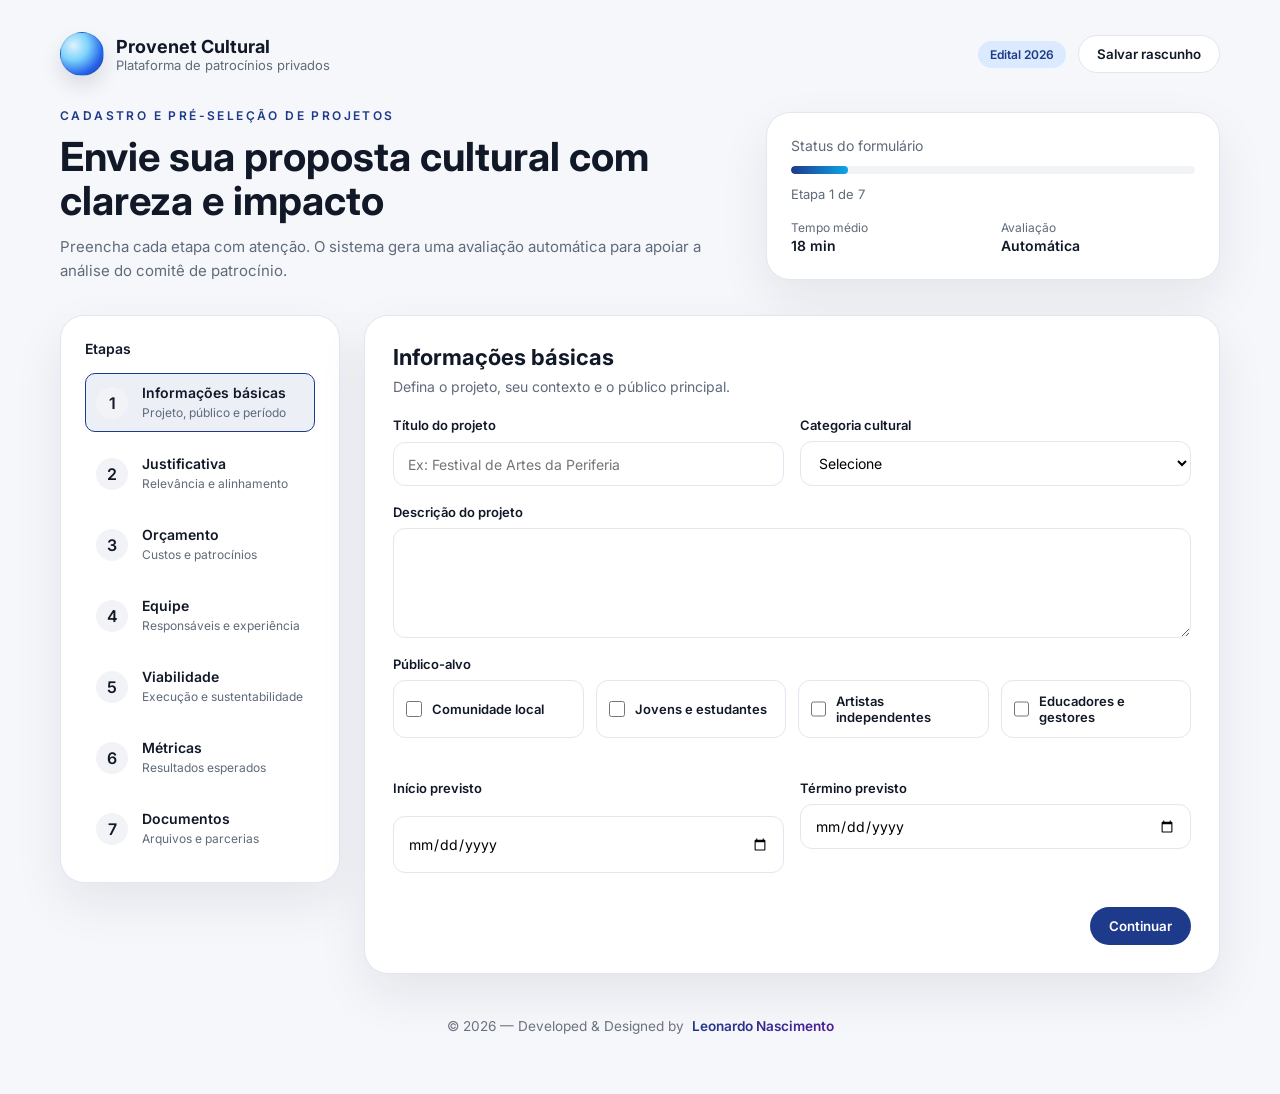
<file: index.html>
<!DOCTYPE html>
<html lang="pt-BR">
    <head>
        <meta charset="UTF-8" />
        <meta name="viewport" content="width=device-width, initial-scale=1.0" />
        <title>Plataforma de Projetos Culturais | Provenet</title>
        <link
            rel="icon"
            href="data:image/svg+xml,%3Csvg%20xmlns%3D%22http://www.w3.org/2000/svg%22%20viewBox%3D%220%200%2064%2064%22%3E%3Cdefs%3E%3ClinearGradient%20id%3D%22g%22%20x1%3D%220%22%20y1%3D%220%22%20x2%3D%221%22%20y2%3D%221%22%3E%3Cstop%20offset%3D%220%25%22%20stop-color%3D%22%231e3a8a%22/%3E%3Cstop%20offset%3D%22100%25%22%20stop-color%3D%22%230ea5e9%22/%3E%3C/linearGradient%3E%3C/defs%3E%3Ccircle%20cx%3D%2232%22%20cy%3D%2232%22%20r%3D%2230%22%20fill%3D%22url(%23g)%22/%3E%3C/svg%3E"
        />
        <link rel="stylesheet" href="style.css?v=20260213" />
        <link rel="preconnect" href="https://fonts.googleapis.com" />
        <link rel="preconnect" href="https://fonts.gstatic.com" crossorigin />
        <link
            href="https://fonts.googleapis.com/css2?family=Inter:wght@300;400;500;600;700&display=swap"
            rel="stylesheet"
        />
    </head>
    <body>
        <div class="app">
            <header class="app-header">
                <div class="brand">
                    <span class="brand-mark" id="brandMark"></span>
                    <img class="brand-logo is-hidden" id="brandLogo" alt="" />
                    <div>
                        <p class="brand-title" id="brandTitle">Provenet Cultural</p>
                        <p class="brand-subtitle" id="brandSubtitle">Plataforma de patrocínios privados</p>
                    </div>
                </div>
                <div class="header-actions">
                    <span class="status-pill" id="statusPill">Edital 2026</span>
                    <button class="ghost-button" type="button" id="saveDraft">
                        Salvar rascunho
                    </button>
                </div>
            </header>

            <main class="app-main">
                <section class="hero">
                    <div>
                        <p class="hero-eyebrow" id="heroEyebrow">Cadastro e pré-seleção de projetos</p>
                        <h1 id="heroTitle">Envie sua proposta cultural com clareza e impacto</h1>
                        <p class="hero-text" id="heroText">
                            Preencha cada etapa com atenção. O sistema gera uma avaliação automática
                            para apoiar a análise do comitê de patrocínio.
                        </p>
                    </div>
                    <div class="hero-card">
                        <p class="hero-card-title">Status do formulário</p>
                        <div class="progress">
                            <div class="progress-bar" id="progressBar"></div>
                        </div>
                        <p class="progress-label" id="progressLabel">Etapa 1 de 7</p>
                        <div class="hero-meta">
                            <div>
                                <span class="meta-title">Tempo médio</span>
                                <span class="meta-value">18 min</span>
                            </div>
                            <div>
                                <span class="meta-title">Avaliação</span>
                                <span class="meta-value">Automática</span>
                            </div>
                        </div>
                    </div>
                </section>

                <section class="form-shell">
                    <aside class="stepper">
                        <p class="stepper-title">Etapas</p>
                        <ol class="stepper-list">
                            <li class="step-item is-active" data-step="1">
                                <span>1</span>
                                <div>
                                    <p>Informações básicas</p>
                                    <span>Projeto, público e período</span>
                                </div>
                            </li>
                            <li class="step-item" data-step="2">
                                <span>2</span>
                                <div>
                                    <p>Justificativa</p>
                                    <span>Relevância e alinhamento</span>
                                </div>
                            </li>
                            <li class="step-item" data-step="3">
                                <span>3</span>
                                <div>
                                    <p>Orçamento</p>
                                    <span>Custos e patrocínios</span>
                                </div>
                            </li>
                            <li class="step-item" data-step="4">
                                <span>4</span>
                                <div>
                                    <p>Equipe</p>
                                    <span>Responsáveis e experiência</span>
                                </div>
                            </li>
                            <li class="step-item" data-step="5">
                                <span>5</span>
                                <div>
                                    <p>Viabilidade</p>
                                    <span>Execução e sustentabilidade</span>
                                </div>
                            </li>
                            <li class="step-item" data-step="6">
                                <span>6</span>
                                <div>
                                    <p>Métricas</p>
                                    <span>Resultados esperados</span>
                                </div>
                            </li>
                            <li class="step-item" data-step="7">
                                <span>7</span>
                                <div>
                                    <p>Documentos</p>
                                    <span>Arquivos e parcerias</span>
                                </div>
                            </li>
                        </ol>
                    </aside>

                    <section class="form-card">
                        <form id="projectForm" novalidate>
                            <div class="form-alert" id="formAlert" role="status"></div>

                            <section class="form-step is-active" data-step="1">
                                <div class="step-header">
                                    <h2>Informações básicas</h2>
                                    <p>Defina o projeto, seu contexto e o público principal.</p>
                                </div>
                                <div class="field-grid">
                                    <div class="field">
                                        <label for="titulo">Título do projeto</label>
                                        <input
                                            type="text"
                                            id="titulo"
                                            name="titulo"
                                            placeholder="Ex: Festival de Artes da Periferia"
                                            minlength="4"
                                            required
                                        />
                                    </div>
                                    <div class="field">
                                        <label for="categoria">Categoria cultural</label>
                                        <select id="categoria" name="categoria" required>
                                            <option value="" selected disabled>Selecione</option>
                                            <option value="musica">Música</option>
                                            <option value="danca">Dança</option>
                                            <option value="teatro">Teatro</option>
                                            <option value="literatura">Literatura</option>
                                            <option value="artes-visuais">Artes Visuais</option>
                                            <option value="audiovisual">Audiovisual</option>
                                            <option value="patrimonio">Patrimônio e Memória</option>
                                        </select>
                                    </div>
                                </div>
                                <div class="field">
                                    <label for="descricao">Descrição do projeto</label>
                                    <textarea
                                        id="descricao"
                                        name="descricao"
                                        rows="4"
                                        minlength="30"
                                        required
                                    ></textarea>
                                </div>
                                <div class="field">
                                    <span class="field-label">Público-alvo</span>
                                    <div class="checkbox-grid" data-required-group="audience">
                                        <label class="checkbox-card">
                                            <input type="checkbox" name="publicoAlvo" value="Comunidade local" />
                                            Comunidade local
                                        </label>
                                        <label class="checkbox-card">
                                            <input type="checkbox" name="publicoAlvo" value="Jovens e estudantes" />
                                            Jovens e estudantes
                                        </label>
                                        <label class="checkbox-card">
                                            <input type="checkbox" name="publicoAlvo" value="Artistas independentes" />
                                            Artistas independentes
                                        </label>
                                        <label class="checkbox-card">
                                            <input type="checkbox" name="publicoAlvo" value="Educadores e gestores" />
                                            Educadores e gestores
                                        </label>
                                    </div>
                                    <p class="field-error" data-error-for="audience"></p>
                                </div>
                                <div class="field-grid">
                                    <div class="field">
                                        <label for="dataInicio">Início previsto</label>
                                        <input type="date" id="dataInicio" name="dataInicio" required />
                                    </div>
                                    <div class="field">
                                        <label for="dataFim">Término previsto</label>
                                        <input type="date" id="dataFim" name="dataFim" required />
                                        <p class="field-error" id="dateError"></p>
                                    </div>
                                </div>
                            </section>

                            <section class="form-step" data-step="2">
                                <div class="step-header">
                                    <h2>Justificativa e relevância</h2>
                                    <p>Explique por que o projeto é necessário e alinhado ao patrocinador.</p>
                                </div>
                                <div class="field">
                                    <label for="justificativa">Justificativa do projeto</label>
                                    <textarea
                                        id="justificativa"
                                        name="justificativa"
                                        rows="4"
                                        minlength="50"
                                        required
                                    ></textarea>
                                </div>
                                <div class="field-grid">
                                    <div class="field">
                                        <label for="impactoCurto">Impacto esperado no curto prazo</label>
                                        <textarea
                                            id="impactoCurto"
                                            name="impactoCurto"
                                            rows="3"
                                            minlength="20"
                                            required
                                        ></textarea>
                                    </div>
                                    <div class="field">
                                        <label for="impactoLongo">Impacto esperado no longo prazo</label>
                                        <textarea
                                            id="impactoLongo"
                                            name="impactoLongo"
                                            rows="3"
                                            minlength="20"
                                            required
                                        ></textarea>
                                    </div>
                                </div>
                                <div class="field">
                                    <label for="alinhamento">Alinhamento com a missão da empresa</label>
                                    <textarea
                                        id="alinhamento"
                                        name="alinhamento"
                                        rows="3"
                                        minlength="30"
                                        required
                                    ></textarea>
                                </div>
                            </section>

                            <section class="form-step" data-step="3">
                                <div class="step-header">
                                    <h2>Orçamento</h2>
                                    <p>Detalhe os custos principais e a solicitação de patrocínio.</p>
                                </div>
                                <div class="field-grid">
                                    <div class="field">
                                        <label for="valorTotal">Valor total do projeto (R$)</label>
                                        <input
                                            type="text"
                                            id="valorTotal"
                                            name="valorTotal"
                                            inputmode="decimal"
                                            data-currency
                                            placeholder="R$ 0,00"
                                            required
                                        />
                                    </div>
                                    <div class="field">
                                        <label for="valorSolicitado">Valor solicitado ao patrocínio (R$)</label>
                                        <input
                                            type="text"
                                            id="valorSolicitado"
                                            name="valorSolicitado"
                                            inputmode="decimal"
                                            data-currency
                                            placeholder="R$ 0,00"
                                            required
                                        />
                                        <p class="field-error" id="budgetError"></p>
                                    </div>
                                </div>
                                <div class="field">
                                    <label>Despesas detalhadas</label>
                                    <div class="dynamic-list" id="expenseList"></div>
                                    <button type="button" class="ghost-button" data-action="add-expense">
                                        Adicionar despesa
                                    </button>
                                </div>
                                <div class="field">
                                    <label>Outros patrocínios/apoios</label>
                                    <div class="radio-grid">
                                        <label class="radio-card">
                                            <input type="radio" name="outrosPatrocinios" value="sim" required />
                                            Sim
                                        </label>
                                        <label class="radio-card">
                                            <input type="radio" name="outrosPatrocinios" value="nao" />
                                            Não
                                        </label>
                                    </div>
                                </div>
                                <div class="field is-hidden" id="supportValueField">
                                    <label for="valorApoio">Valor estimado dos apoios (R$)</label>
                                    <input
                                        type="text"
                                        id="valorApoio"
                                        name="valorApoio"
                                        inputmode="decimal"
                                        data-currency
                                        placeholder="R$ 0,00"
                                    />
                                </div>
                            </section>

                            <section class="form-step" data-step="4">
                                <div class="step-header">
                                    <h2>Equipe responsável</h2>
                                    <p>Apresente o time central e demais profissionais envolvidos.</p>
                                </div>
                                <div class="field-grid">
                                    <div class="field">
                                        <label for="responsavelNome">Responsável pelo projeto</label>
                                        <input
                                            type="text"
                                            id="responsavelNome"
                                            name="responsavelNome"
                                            required
                                        />
                                    </div>
                                    <div class="field">
                                        <label for="responsavelCargo">Cargo</label>
                                        <input
                                            type="text"
                                            id="responsavelCargo"
                                            name="responsavelCargo"
                                            required
                                        />
                                    </div>
                                    <div class="field">
                                        <label for="responsavelContato">Contato (email)</label>
                                        <input
                                            type="email"
                                            id="responsavelContato"
                                            name="responsavelContato"
                                            placeholder="email@exemplo.com"
                                            required
                                        />
                                    </div>
                                </div>
                                <div class="field">
                                    <label>Equipe executora</label>
                                    <div class="dynamic-list" id="teamList"></div>
                                    <button type="button" class="ghost-button" data-action="add-team">
                                        Adicionar integrante
                                    </button>
                                </div>
                                <div class="field">
                                    <label for="curriculo">Currículo / experiência</label>
                                    <textarea
                                        id="curriculo"
                                        name="curriculo"
                                        rows="4"
                                        minlength="20"
                                        required
                                    ></textarea>
                                </div>
                            </section>

                            <section class="form-step" data-step="5">
                                <div class="step-header">
                                    <h2>Viabilidade e sustentabilidade</h2>
                                    <p>Mostre como o projeto será executado e mantido após o patrocínio.</p>
                                </div>
                                <div class="field">
                                    <label for="planoExecucao">Plano de execução</label>
                                    <textarea
                                        id="planoExecucao"
                                        name="planoExecucao"
                                        rows="4"
                                        minlength="30"
                                        required
                                    ></textarea>
                                </div>
                                <div class="field">
                                    <label for="planoComunicacao">Plano de comunicação e divulgação</label>
                                    <textarea
                                        id="planoComunicacao"
                                        name="planoComunicacao"
                                        rows="4"
                                        minlength="30"
                                        required
                                    ></textarea>
                                </div>
                                <div class="field">
                                    <label for="planoSustentabilidade">Plano de sustentabilidade pós-patrocínio</label>
                                    <textarea
                                        id="planoSustentabilidade"
                                        name="planoSustentabilidade"
                                        rows="4"
                                        minlength="30"
                                        required
                                    ></textarea>
                                </div>
                            </section>

                            <section class="form-step" data-step="6">
                                <div class="step-header">
                                    <h2>Avaliação e métricas</h2>
                                    <p>Defina indicadores e resultados esperados.</p>
                                </div>
                                <div class="field">
                                    <label for="metricas">Métricas de sucesso</label>
                                    <textarea
                                        id="metricas"
                                        name="metricas"
                                        rows="4"
                                        minlength="30"
                                        required
                                    ></textarea>
                                </div>
                                <div class="field">
                                    <label for="resultados">Resultados esperados</label>
                                    <textarea
                                        id="resultados"
                                        name="resultados"
                                        rows="4"
                                        minlength="30"
                                        required
                                    ></textarea>
                                </div>
                            </section>

                            <section class="form-step" data-step="7">
                                <div class="step-header">
                                    <h2>Documentação complementar</h2>
                                    <p>Envie materiais de apoio e referências de parcerias.</p>
                                </div>
                                <div class="field">
                                    <label for="anexos">Upload de arquivos</label>
                                    <input type="file" id="anexos" name="anexos" multiple />
                                </div>
                                <div class="field">
                                    <label for="referencias">Referências e parcerias</label>
                                    <textarea
                                        id="referencias"
                                        name="referencias"
                                        rows="4"
                                        minlength="10"
                                        required
                                    ></textarea>
                                </div>
                            </section>

                            <section class="form-step" data-step="summary">
                                <div class="step-header">
                                    <h2>Resumo final</h2>
                                    <p>Revise os dados e confira a avaliação automática do projeto.</p>
                                </div>
                                <div class="summary-grid">
                                    <div class="summary-card">
                                        <h3>Avaliação inteligente</h3>
                                        <div class="score" id="scoreValue">0</div>
                                        <p class="score-label" id="scoreLabel">Aguardando dados</p>
                                        <div class="score-breakdown" id="scoreBreakdown"></div>
                                    </div>
                                    <div class="summary-card" id="summaryContent"></div>
                                </div>
                            </section>

                            <div class="form-actions">
                                <button type="button" class="ghost-button" data-action="prev">
                                    Voltar
                                </button>
                                <button type="button" class="primary-button" data-action="next">
                                    Continuar
                                </button>
                                <button type="submit" class="primary-button is-hidden" id="submitButton">
                                    Enviar projeto
                                </button>
                            </div>
                        </form>
                    </section>
                </section>
            </main>

            <footer class="footer" id="siteFooter">
                © 2026 — Developed & Designed by
                <a
                    href="https://github.com/leonardonmariano"
                    class="author"
                    target="_blank"
                    rel="noopener noreferrer"
                >
                    Leonardo Nascimento
                </a>
            </footer>
        </div>

        <template id="expenseTemplate">
            <div class="dynamic-item">
                <div class="field">
                    <label>Categoria</label>
                    <input type="text" name="despesaCategoria" placeholder="Ex: Produção, logística" required />
                </div>
                <div class="field">
                    <label>Valor (R$)</label>
                    <input
                        type="text"
                        name="despesaValor"
                        inputmode="decimal"
                        data-currency
                        placeholder="R$ 0,00"
                        required
                    />
                </div>
                <button type="button" class="icon-button" data-action="remove-item">Remover</button>
            </div>
        </template>

        <template id="teamTemplate">
            <div class="dynamic-item">
                <div class="field">
                    <label>Nome</label>
                    <input type="text" name="equipeNome" required />
                </div>
                <div class="field">
                    <label>Função</label>
                    <input type="text" name="equipeFuncao" required />
                </div>
                <div class="field">
                    <label>Contato (email)</label>
                    <input type="email" name="equipeContato" placeholder="email@exemplo.com" required />
                </div>
                <button type="button" class="icon-button" data-action="remove-item">Remover</button>
            </div>
        </template>

        <div class="success-overlay is-hidden" id="successOverlay">
            <div class="success-card">
                <div class="success-header">
                    <h2>Projeto enviado com sucesso</h2>
                    <p>Confira os dados enviados e salve uma cópia do resumo.</p>
                </div>
                <div class="summary-grid">
                    <div class="summary-card">
                        <h3>Avaliação inteligente</h3>
                        <div class="score" id="successScoreValue">0</div>
                        <p class="score-label" id="successScoreLabel">Aguardando dados</p>
                        <div class="score-breakdown" id="successScoreBreakdown"></div>
                    </div>
                    <div class="summary-card" id="successSummary"></div>
                </div>
                <div class="success-actions">
                    <button type="button" class="ghost-button" data-action="save-success">
                        Salvar PDF
                    </button>
                    <button type="button" class="primary-button" data-action="new-project">
                        Novo projeto
                    </button>
                </div>
            </div>
        </div>

        <div class="toast" id="toast"></div>

        <script src="app.js?v=20260123" defer></script>
    </body>
</html>
</file>
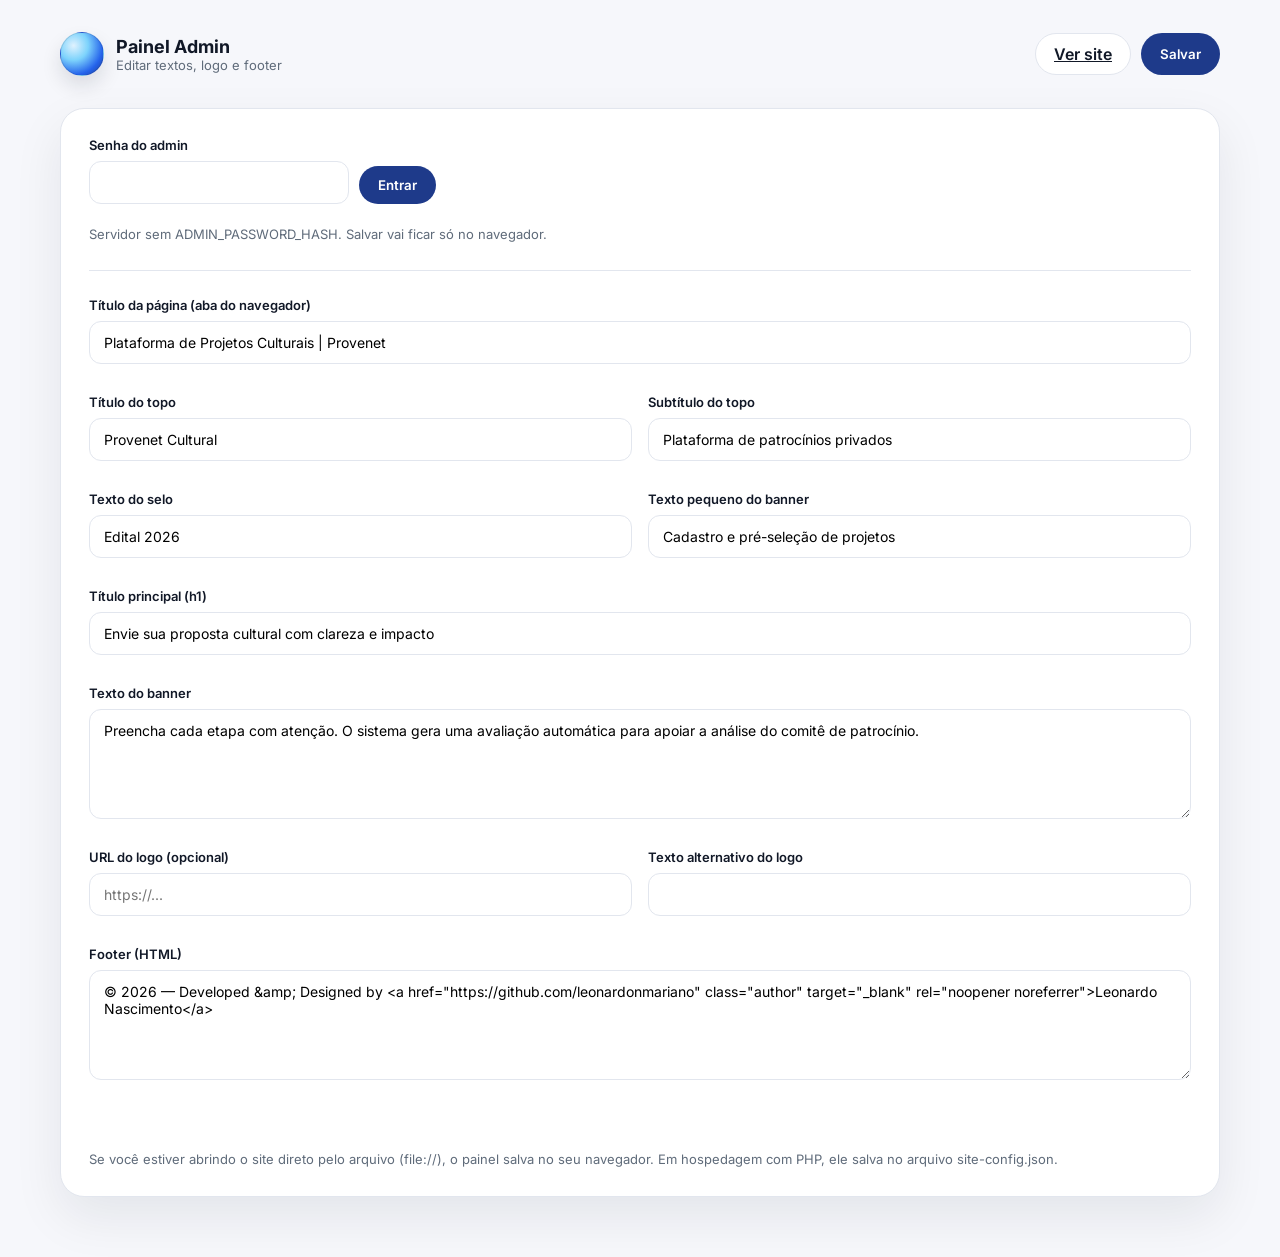
<file: adminleo/index.html>
<!DOCTYPE html>
<html lang="pt-BR">
    <head>
        <meta charset="UTF-8" />
        <meta name="viewport" content="width=device-width, initial-scale=1.0" />
        <title>Painel Admin | Leonardo</title>
        <link rel="stylesheet" href="../style.css?v=20260213" />
        <link rel="preconnect" href="https://fonts.googleapis.com" />
        <link rel="preconnect" href="https://fonts.gstatic.com" crossorigin />
        <link
            href="https://fonts.googleapis.com/css2?family=Inter:wght@300;400;500;600;700&display=swap"
            rel="stylesheet"
        />
        <style>
            .admin-header {
                display: flex;
                align-items: center;
                justify-content: space-between;
                gap: 16px;
                flex-wrap: wrap;
            }
            .admin-header h1 {
                font-size: 22px;
            }
            .admin-actions {
                display: flex;
                gap: 10px;
                flex-wrap: wrap;
            }
            .admin-note {
                font-size: 13px;
                color: var(--text-secondary);
                margin-top: 10px;
                line-height: 1.4;
            }
            .admin-inline {
                display: grid;
                gap: 12px;
            }
            .admin-status {
                font-size: 13px;
                color: var(--text-secondary);
                min-height: 18px;
            }
            .admin-login {
                display: flex;
                gap: 10px;
                flex-wrap: wrap;
                align-items: end;
                margin-bottom: 10px;
            }
            .admin-login .field {
                margin-bottom: 0;
            }
            .admin-divider {
                height: 1px;
                background: var(--border);
                margin: 14px 0;
            }
        </style>
    </head>
    <body>
        <div class="app">
            <header class="app-header admin-header">
                <div class="brand">
                    <span class="brand-mark"></span>
                    <div>
                        <p class="brand-title">Painel Admin</p>
                        <p class="brand-subtitle">Editar textos, logo e footer</p>
                    </div>
                </div>
                <div class="admin-actions">
                    <a class="ghost-button" href="../index.html">Ver site</a>
                    <button class="primary-button" type="submit" form="adminForm" id="saveButton" disabled>
                        Salvar
                    </button>
                </div>
            </header>

            <main class="app-main">
                <section class="form-card">
                    <form id="adminForm" class="admin-inline">
                        <div class="admin-login" id="loginArea">
                            <div class="field" style="min-width: 260px">
                                <label for="adminPassword">Senha do admin</label>
                                <input id="adminPassword" type="password" autocomplete="current-password" />
                            </div>
                            <button class="primary-button" type="button" id="loginButton">Entrar</button>
                            <button class="ghost-button is-hidden" type="button" id="logoutButton">
                                Sair
                            </button>
                        </div>
                        <div class="admin-status" id="authStatus"></div>
                        <div class="admin-divider"></div>

                        <div class="field">
                            <label for="pageTitle">Título da página (aba do navegador)</label>
                            <input id="pageTitle" name="pageTitle" type="text" />
                        </div>

                        <div class="field-grid">
                            <div class="field">
                                <label for="brandTitle">Título do topo</label>
                                <input id="brandTitle" name="brandTitle" type="text" />
                            </div>
                            <div class="field">
                                <label for="brandSubtitle">Subtítulo do topo</label>
                                <input id="brandSubtitle" name="brandSubtitle" type="text" />
                            </div>
                        </div>

                        <div class="field-grid">
                            <div class="field">
                                <label for="statusPill">Texto do selo</label>
                                <input id="statusPill" name="statusPill" type="text" />
                            </div>
                            <div class="field">
                                <label for="heroEyebrow">Texto pequeno do banner</label>
                                <input id="heroEyebrow" name="heroEyebrow" type="text" />
                            </div>
                        </div>

                        <div class="field">
                            <label for="heroTitle">Título principal (h1)</label>
                            <input id="heroTitle" name="heroTitle" type="text" />
                        </div>

                        <div class="field">
                            <label for="heroText">Texto do banner</label>
                            <textarea id="heroText" name="heroText" rows="3"></textarea>
                        </div>

                        <div class="field-grid">
                            <div class="field">
                                <label for="logoUrl">URL do logo (opcional)</label>
                                <input id="logoUrl" name="logoUrl" type="url" placeholder="https://..." />
                            </div>
                            <div class="field">
                                <label for="logoAlt">Texto alternativo do logo</label>
                                <input id="logoAlt" name="logoAlt" type="text" />
                            </div>
                        </div>

                        <div class="field">
                            <label for="footerHtml">Footer (HTML)</label>
                            <textarea id="footerHtml" name="footerHtml" rows="4"></textarea>
                        </div>

                        <div class="admin-status" id="status"></div>
                        <div class="admin-note">
                            Se você estiver abrindo o site direto pelo arquivo (file://), o painel salva
                            no seu navegador. Em hospedagem com PHP, ele salva no arquivo site-config.json.
                        </div>
                    </form>
                </section>
            </main>
        </div>

        <script>
            const form = document.getElementById("adminForm");
            const statusEl = document.getElementById("status");
            const authStatusEl = document.getElementById("authStatus");
            const passwordInput = document.getElementById("adminPassword");
            const loginButton = document.getElementById("loginButton");
            const logoutButton = document.getElementById("logoutButton");
            const saveButton = document.getElementById("saveButton");
            let csrfToken = "";
            let canServerSave = false;
            let serverConfigured = false;

            const defaultConfig = {
                pageTitle: "Plataforma de Projetos Culturais | Provenet",
                brandTitle: "Provenet Cultural",
                brandSubtitle: "Plataforma de patrocínios privados",
                statusPill: "Edital 2026",
                heroEyebrow: "Cadastro e pré-seleção de projetos",
                heroTitle: "Envie sua proposta cultural com clareza e impacto",
                heroText:
                    "Preencha cada etapa com atenção. O sistema gera uma avaliação automática para apoiar a análise do comitê de patrocínio.",
                logoUrl: "",
                logoAlt: "",
                footerHtml:
                    '© 2026 — Developed &amp; Designed by <a href="https://github.com/leonardonmariano" class="author" target="_blank" rel="noopener noreferrer">Leonardo Nascimento</a>',
            };

            const setStatus = (message) => {
                statusEl.textContent = message;
            };

            const setAuthStatus = (message) => {
                authStatusEl.textContent = message;
            };

            const safeParseJson = (raw) => {
                try {
                    return JSON.parse(raw);
                } catch {
                    return null;
                }
            };

            const readLocalConfig = () => {
                const raw = localStorage.getItem("siteConfig");
                if (!raw) return null;
                const parsed = safeParseJson(raw);
                return parsed && typeof parsed === "object" ? parsed : null;
            };

            const fillForm = (config) => {
                Object.entries(defaultConfig).forEach(([key]) => {
                    const el = form.elements[key];
                    if (!el) return;
                    el.value = typeof config?.[key] === "string" ? config[key] : defaultConfig[key];
                });
            };

            const loadConfig = async () => {
                if (location.protocol === "file:") {
                    fillForm(readLocalConfig() || defaultConfig);
                    return;
                }

                try {
                    const res = await fetch("../site-config.json", { cache: "no-store" });
                    if (!res.ok) throw new Error("Falha ao carregar");
                    const config = await res.json();
                    fillForm(config);
                } catch {
                    fillForm(readLocalConfig() || defaultConfig);
                }
            };

            const collectConfig = () => {
                const config = {};
                Object.keys(defaultConfig).forEach((key) => {
                    const el = form.elements[key];
                    config[key] = el ? String(el.value ?? "") : defaultConfig[key];
                });
                return config;
            };

            const saveLocalConfig = (config) => {
                localStorage.setItem("siteConfig", JSON.stringify(config));
            };

            const getAuthState = async () => {
                if (location.protocol === "file:") {
                    return { configured: false, authenticated: true, csrf: "" };
                }
                try {
                    const res = await fetch("../paineladminLeonardo/me.php", { cache: "no-store" });
                    if (!res.ok) throw new Error("Falha");
                    return await res.json();
                } catch {
                    return { configured: false, authenticated: false, csrf: "" };
                }
            };

            const setUiAuthState = ({ configured, authenticated, csrf }) => {
                csrfToken = typeof csrf === "string" ? csrf : "";
                serverConfigured = !!configured;
                canServerSave = location.protocol !== "file:" && !!configured && !!authenticated;

                saveButton.disabled = false;
                loginButton.classList.toggle("is-hidden", authenticated);
                logoutButton.classList.toggle("is-hidden", !authenticated);

                if (location.protocol === "file:") {
                    setAuthStatus("Modo arquivo: salvamento fica no seu navegador.");
                    return;
                }

                if (!configured) {
                    setAuthStatus(
                        "Servidor sem ADMIN_PASSWORD_HASH. Salvar vai ficar só no navegador."
                    );
                    return;
                }
                if (!authenticated) {
                    setAuthStatus("Faça login para salvar no servidor. Sem login, salva só no navegador.");
                    return;
                }
                setAuthStatus("Autenticado. Você pode salvar no servidor.");
            };

            const saveServerConfig = async (config) => {
                const res = await fetch("../paineladminLeonardo/save-config.php", {
                    method: "POST",
                    headers: { "Content-Type": "application/json" },
                    body: JSON.stringify(config),
                });
                if (!res.ok) {
                    const text = await res.text();
                    throw new Error(text || "Erro ao salvar no servidor");
                }
                return await res.json();
            };

            const login = async () => {
                const password = String(passwordInput.value || "");
                if (!password) {
                    setAuthStatus("Digite a senha.");
                    return;
                }
                if (location.protocol !== "file:" && (!csrfToken || !serverConfigured)) {
                    const state = await getAuthState();
                    setUiAuthState(state);
                }
                setAuthStatus("Entrando...");
                try {
                    const res = await fetch("../paineladminLeonardo/login.php", {
                        method: "POST",
                        headers: { "Content-Type": "application/json", "X-CSRF-Token": csrfToken },
                        body: JSON.stringify({ password }),
                    });
                    if (!res.ok) throw new Error("Falha no login");
                    passwordInput.value = "";
                    const state = await getAuthState();
                    setUiAuthState(state);
                } catch {
                    setAuthStatus("Senha inválida ou servidor sem PHP.");
                }
            };

            const logout = async () => {
                if (location.protocol === "file:") return;
                setAuthStatus("Saindo...");
                try {
                    await fetch("../paineladminLeonardo/logout.php", {
                        method: "POST",
                        headers: { "X-CSRF-Token": csrfToken },
                    });
                } catch {}
                const state = await getAuthState();
                setUiAuthState(state);
            };

            form.addEventListener("submit", async (event) => {
                event.preventDefault();
                const config = collectConfig();
                saveLocalConfig(config);

                if (location.protocol === "file:") {
                    setStatus("Salvo no navegador. Abra o site para ver as mudanças.");
                    return;
                }

                if (!canServerSave) {
                    if (!serverConfigured) {
                        setStatus("Salvo no navegador. Configure ADMIN_PASSWORD_HASH para salvar no servidor.");
                    } else {
                        setStatus("Salvo no navegador. Faça login para salvar no servidor.");
                    }
                    return;
                }

                setStatus("Salvando no servidor...");
                try {
                    const res = await fetch("../paineladminLeonardo/save-config.php", {
                        method: "POST",
                        headers: { "Content-Type": "application/json", "X-CSRF-Token": csrfToken },
                        body: JSON.stringify(config),
                    });
                    if (!res.ok) throw new Error("Falha ao salvar");
                    setStatus("Salvo no servidor. Recarregue o site para ver as mudanças.");
                } catch {
                    setStatus("Salvo no navegador. Não foi possível salvar no servidor.");
                }
            });

            loginButton.addEventListener("click", login);
            logoutButton.addEventListener("click", logout);
            passwordInput.addEventListener("keydown", (event) => {
                if (event.key === "Enter") {
                    event.preventDefault();
                    login();
                }
            });

            (async () => {
                await loadConfig();
                const state = await getAuthState();
                setUiAuthState(state);
            })();
        </script>
    </body>
</html>
</file>
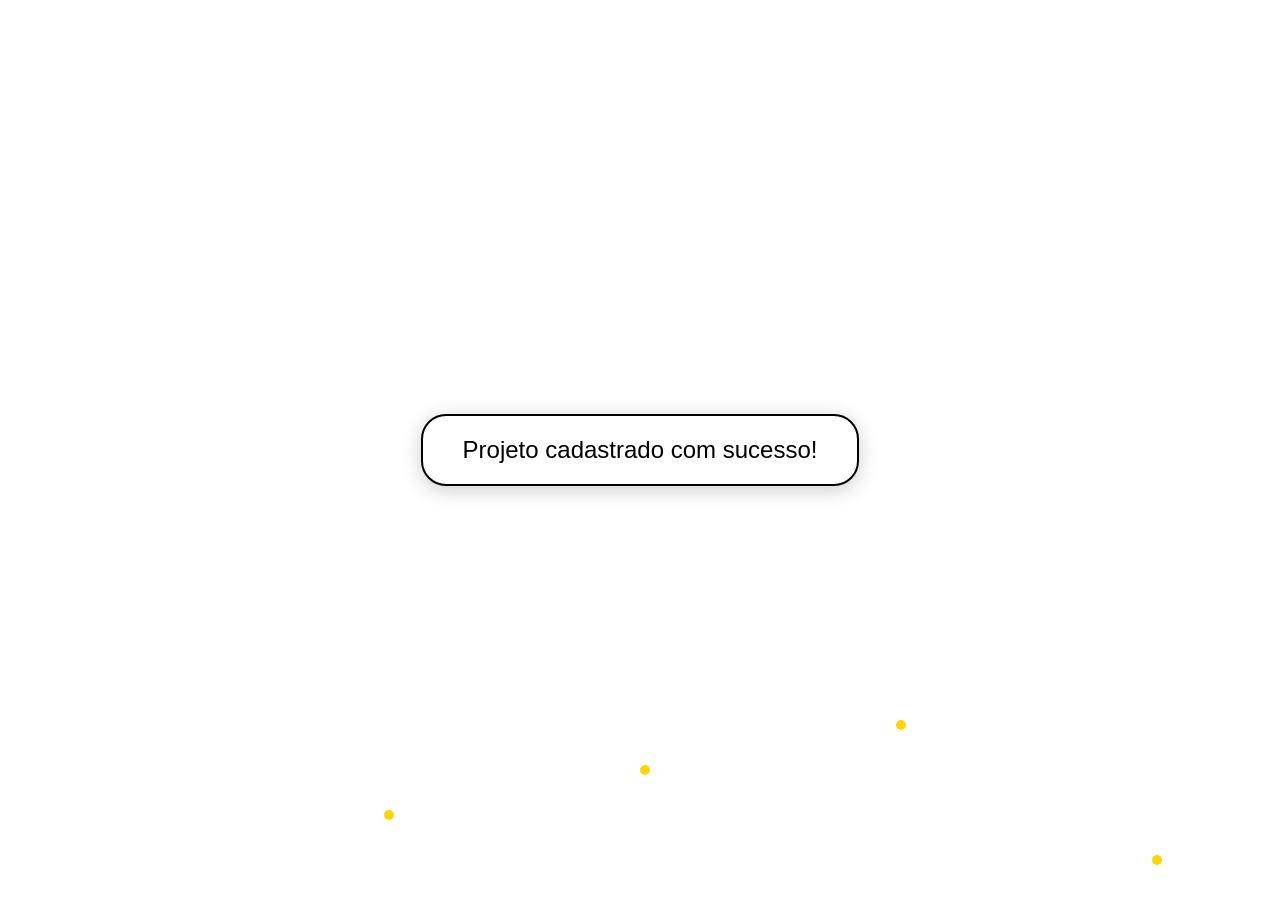
<file: index2.html>
<!DOCTYPE html>
<html lang="pt-BR">
<head>
    <meta charset="UTF-8">
    <meta name="viewport" content="width=device-width, initial-scale=1.0">
    <title>Projeto Cadastrado</title>
    <style>
        body {
            display: flex;
            justify-content: center;
            align-items: center;
            height: 100vh;
            margin: 0;
            background-color: white;
            overflow: hidden;
            position: relative;
        }
        .message-box {
            padding: 20px 40px;
            background-color: white;
            border: 2px solid #000; 
            border-radius: 25px; 
            box-shadow: 0 4px 20px rgba(0, 0, 0, 0.2);
            position: relative;
            z-index: 1;
            text-align: center;
            font-family: 'Arial', sans-serif;
            font-size: 24px;
            color: black; 
            transition: transform 0.3s ease;
        }
        .message-box:hover {
            transform: scale(1.05); 
        }

        .star {
            position: absolute;
            width: 10px;
            height: 10px;
            background-color: gold;
            border-radius: 50%;
            animation: fly 5s linear infinite;
        }

        @keyframes fly {
            0% {
                transform: translateY(0) translateX(0);
            }
            100% {
                transform: translateY(-100vh) translateX(50vw);
            }
        }

        .star:nth-child(1) { left: 10%; top: 80%; animation-duration: 6s; }
        .star:nth-child(2) { left: 30%; top: 90%; animation-duration: 4s; }
        .star:nth-child(3) { left: 50%; top: 85%; animation-duration: 5s; }
        .star:nth-child(4) { left: 70%; top: 80%; animation-duration: 7s; }
        .star:nth-child(5) { left: 90%; top: 95%; animation-duration: 3s; }
    </style>
</head>
<body>
    <div class="message-box">
        Projeto cadastrado com sucesso!
    </div>
    <div class="star"></div>
    <div class="star"></div>
    <div class="star"></div>
    <div class="star"></div>
    <div class="star"></div>
</body>
</html>
</file>
<file: style.css>
:root {
    color-scheme: light;
    --bg: #f6f7fb;
    --surface: #ffffff;
    --surface-muted: #f1f3f7;
    --border: #e2e6ee;
    --text-primary: #111827;
    --text-secondary: #5f6b7a;
    --brand: #1e3a8a;
    --brand-soft: #dbeafe;
    --accent: #0ea5e9;
    --success: #16a34a;
    --warning: #f59e0b;
    --danger: #ef4444;
    --shadow: 0 20px 50px rgba(15, 23, 42, 0.08);
    --radius-lg: 24px;
    --radius-md: 16px;
    --radius-sm: 10px;
    --transition: 0.2s ease;
}

*,
*::before,
*::after {
    box-sizing: border-box;
    margin: 0;
    padding: 0;
}

body {
    font-family: "Inter", sans-serif;
    background: var(--bg);
    color: var(--text-primary);
    min-height: 100vh;
}

img,
svg {
    max-width: 100%;
    display: block;
}

button,
input,
select,
textarea {
    font-family: inherit;
}

.app {
    display: flex;
    flex-direction: column;
    gap: 32px;
    padding: 32px 20px 60px;
    max-width: 1200px;
    margin: 0 auto;
}

.app-header {
    display: flex;
    align-items: center;
    justify-content: space-between;
    gap: 24px;
    flex-wrap: wrap;
}

.brand {
    display: flex;
    align-items: center;
    gap: 12px;
}

.brand-mark {
    width: 44px;
    height: 44px;
    border-radius: 999px;
    background: radial-gradient(circle at 30% 30%, #e0f2fe 0%, #7dd3fc 35%, #2563eb 70%, #1e3a8a 100%);
    border: 1px solid rgba(15, 23, 42, 0.12);
    box-shadow: 0 10px 20px rgba(15, 23, 42, 0.12);
}

.brand-logo {
    width: 44px;
    height: 44px;
    border-radius: 999px;
    object-fit: cover;
    border: 1px solid rgba(15, 23, 42, 0.12);
    box-shadow: 0 10px 20px rgba(15, 23, 42, 0.12);
}

.brand-title {
    font-weight: 700;
    font-size: 18px;
}

.brand-subtitle {
    font-size: 13px;
    color: var(--text-secondary);
}

.header-actions {
    display: flex;
    align-items: center;
    gap: 12px;
}

.status-pill {
    font-size: 12px;
    font-weight: 600;
    padding: 6px 12px;
    background: var(--brand-soft);
    color: var(--brand);
    border-radius: 999px;
}

.ghost-button,
.primary-button {
    border-radius: 999px;
    padding: 10px 18px;
    border: 1px solid transparent;
    background: transparent;
    font-weight: 600;
    cursor: pointer;
    transition: var(--transition);
}

.ghost-button {
    border-color: var(--border);
    color: var(--text-primary);
    background: var(--surface);
}

.ghost-button:hover {
    border-color: var(--brand);
    color: var(--brand);
}

.primary-button {
    background: var(--brand);
    color: #fff;
}

.primary-button:hover {
    background: #162a62;
}

.primary-button:disabled {
    opacity: 0.7;
    cursor: not-allowed;
}

.app-main {
    display: flex;
    flex-direction: column;
    gap: 32px;
}

.hero {
    display: grid;
    gap: 24px;
}

.hero h1 {
    font-size: clamp(28px, 4vw, 40px);
    font-weight: 700;
    line-height: 1.1;
    margin-bottom: 12px;
}

.hero-text {
    color: var(--text-secondary);
    font-size: 15px;
    line-height: 1.6;
}

.hero-eyebrow {
    text-transform: uppercase;
    font-size: 12px;
    letter-spacing: 0.2em;
    color: var(--brand);
    font-weight: 600;
    margin-bottom: 12px;
}

.hero-card {
    background: var(--surface);
    border-radius: var(--radius-lg);
    padding: 24px;
    box-shadow: var(--shadow);
    border: 1px solid var(--border);
}

.hero-card-title {
    font-size: 14px;
    color: var(--text-secondary);
    margin-bottom: 12px;
}

.progress {
    height: 8px;
    border-radius: 999px;
    background: var(--surface-muted);
    overflow: hidden;
}

.progress-bar {
    height: 100%;
    width: 14%;
    border-radius: inherit;
    background: linear-gradient(90deg, var(--brand), var(--accent));
    transition: width var(--transition);
}

.progress-label {
    margin-top: 12px;
    font-size: 13px;
    color: var(--text-secondary);
}

.hero-meta {
    display: grid;
    grid-template-columns: repeat(auto-fit, minmax(120px, 1fr));
    gap: 16px;
    margin-top: 18px;
}

.meta-title {
    display: block;
    font-size: 12px;
    color: var(--text-secondary);
}

.meta-value {
    font-weight: 600;
    font-size: 14px;
}

.form-shell {
    display: grid;
    gap: 24px;
}

.stepper {
    background: var(--surface);
    border-radius: var(--radius-lg);
    padding: 24px;
    border: 1px solid var(--border);
    box-shadow: var(--shadow);
}

.stepper-title {
    font-size: 14px;
    font-weight: 600;
    margin-bottom: 16px;
}

.stepper-list {
    list-style: none;
    display: grid;
    gap: 12px;
}

.step-item {
    display: grid;
    grid-template-columns: 34px 1fr;
    align-items: center;
    gap: 12px;
    padding: 10px;
    border-radius: var(--radius-sm);
    border: 1px solid transparent;
    color: var(--text-secondary);
}

.step-item span:first-child {
    width: 32px;
    height: 32px;
    border-radius: 999px;
    display: grid;
    place-items: center;
    background: var(--surface-muted);
    font-weight: 600;
    color: var(--text-primary);
}

.step-item p {
    font-weight: 600;
    font-size: 14px;
    color: var(--text-primary);
}

.step-item span:last-child {
    font-size: 12px;
    color: var(--text-secondary);
}

.step-item.is-active {
    border-color: var(--brand);
    background: rgba(30, 58, 138, 0.08);
}

.step-item.is-complete span:first-child {
    background: var(--brand);
    color: #fff;
}

.form-card {
    background: var(--surface);
    border-radius: var(--radius-lg);
    padding: 28px;
    border: 1px solid var(--border);
    box-shadow: var(--shadow);
}

.step-header {
    margin-bottom: 20px;
}

.step-header h2 {
    font-size: 22px;
    margin-bottom: 6px;
}

.step-header p {
    color: var(--text-secondary);
    font-size: 14px;
    line-height: 1.5;
}

.form-alert {
    display: none;
    padding: 12px 16px;
    border-radius: var(--radius-sm);
    background: rgba(239, 68, 68, 0.08);
    color: var(--danger);
    font-size: 14px;
    margin-bottom: 20px;
}

.form-alert.is-visible {
    display: block;
}

.field {
    display: grid;
    gap: 8px;
    margin-bottom: 18px;
}

.field-grid {
    display: grid;
    gap: 16px;
}

.field label,
.field-label {
    font-size: 13px;
    font-weight: 600;
}

input,
select,
textarea {
    width: 100%;
    padding: 12px 14px;
    border-radius: 12px;
    border: 1px solid var(--border);
    background: #fff;
    font-size: 14px;
    transition: var(--transition);
}

input:focus,
select:focus,
textarea:focus {
    border-color: var(--brand);
    box-shadow: 0 0 0 3px rgba(30, 58, 138, 0.15);
    outline: none;
}

textarea {
    resize: vertical;
    min-height: 110px;
}

.checkbox-grid,
.radio-grid {
    display: grid;
    grid-template-columns: repeat(auto-fit, minmax(180px, 1fr));
    gap: 12px;
}

.checkbox-card,
.radio-card {
    display: flex;
    align-items: center;
    gap: 10px;
    padding: 12px;
    border-radius: 12px;
    border: 1px solid var(--border);
    background: #fff;
    font-size: 13px;
    cursor: pointer;
    transition: var(--transition);
}

.checkbox-card input,
.radio-card input {
    width: 16px;
    height: 16px;
}

.checkbox-card:hover,
.radio-card:hover {
    border-color: var(--brand);
}

.field-error {
    font-size: 12px;
    color: var(--danger);
    min-height: 16px;
}

.dynamic-list {
    display: grid;
    gap: 14px;
}

.dynamic-item {
    display: grid;
    gap: 12px;
    padding: 16px;
    border-radius: var(--radius-md);
    border: 1px solid var(--border);
    background: var(--surface-muted);
}

.icon-button {
    border: none;
    background: transparent;
    color: var(--danger);
    font-weight: 600;
    cursor: pointer;
    justify-self: flex-start;
}

.form-actions {
    display: flex;
    flex-wrap: wrap;
    gap: 12px;
    justify-content: flex-end;
    margin-top: 16px;
}

.form-step {
    display: none;
}

.form-step.is-active {
    display: block;
}

.is-hidden {
    display: none;
}

.summary-grid {
    display: grid;
    gap: 20px;
}

.summary-card {
    padding: 20px;
    border-radius: var(--radius-md);
    border: 1px solid var(--border);
    background: var(--surface-muted);
}

.summary-card h3 {
    margin-bottom: 12px;
    font-size: 16px;
}

.score {
    font-size: 36px;
    font-weight: 700;
    color: var(--brand);
}

.score-label {
    font-size: 14px;
    color: var(--text-secondary);
    margin-bottom: 12px;
}

.score-breakdown {
    display: grid;
    gap: 8px;
    font-size: 13px;
    color: var(--text-secondary);
}

.summary-section {
    display: grid;
    gap: 6px;
    margin-bottom: 18px;
}

.summary-section h4 {
    font-size: 14px;
}

.summary-list {
    display: grid;
    gap: 4px;
    font-size: 13px;
    color: var(--text-secondary);
}

.summary-list strong {
    color: var(--text-primary);
}

.success-overlay {
    position: fixed;
    inset: 0;
    background: rgba(15, 23, 42, 0.55);
    display: flex;
    align-items: center;
    justify-content: center;
    padding: 24px;
    z-index: 20;
}

.success-overlay.is-hidden {
    display: none;
}

.success-card {
    width: min(960px, 100%);
    background: var(--surface);
    border-radius: var(--radius-lg);
    border: 1px solid var(--border);
    box-shadow: var(--shadow);
    padding: 28px;
    display: grid;
    gap: 20px;
    max-height: 90vh;
    overflow: auto;
}

.success-header h2 {
    font-size: 24px;
    margin-bottom: 6px;
}

.success-header p {
    color: var(--text-secondary);
    font-size: 14px;
}

.success-actions {
    display: flex;
    gap: 12px;
    justify-content: flex-end;
    flex-wrap: wrap;
}

.toast {
    position: fixed;
    bottom: 24px;
    right: 24px;
    padding: 12px 16px;
    background: var(--text-primary);
    color: #fff;
    border-radius: 12px;
    opacity: 0;
    transform: translateY(10px);
    transition: var(--transition);
    pointer-events: none;
}

.toast.is-visible {
    opacity: 1;
    transform: translateY(0);
}

.footer {
    margin-top: 12px;
    text-align: center;
    font-size: 0.85rem;
    color: #6b7280;
    white-space: nowrap;
}

.author {
    display: inline;
    margin-left: 4px;
    font-weight: 600;
    text-decoration: none;
    background: linear-gradient(90deg, #1e3a8a, #4c1d95);
    background-clip: text;
    -webkit-background-clip: text;
    -webkit-text-fill-color: transparent;
}

.author:hover {
    opacity: 0.9;
}

@media (min-width: 960px) {
    .hero {
        grid-template-columns: 1.2fr 0.8fr;
        align-items: center;
    }

    .form-shell {
        grid-template-columns: 280px 1fr;
        align-items: start;
    }

    .field-grid {
        grid-template-columns: repeat(2, 1fr);
    }

    .summary-grid {
        grid-template-columns: 0.7fr 1fr;
    }
}
</file>
